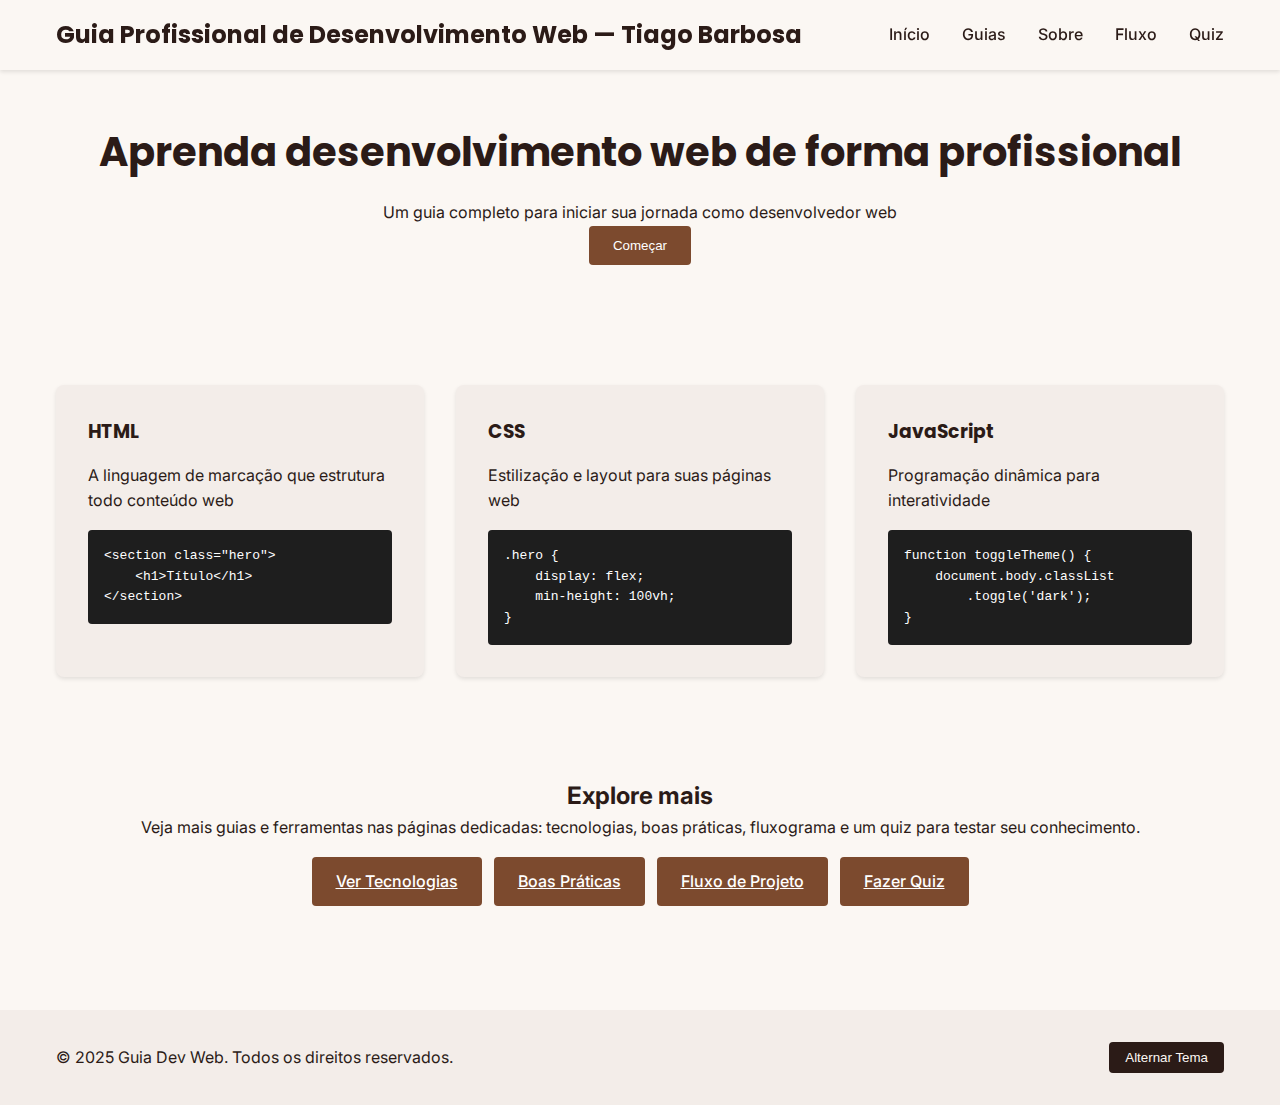
<file: index.html>
<!DOCTYPE html>
<html lang="pt-BR">
<head>
    <meta charset="UTF-8">
    <meta name="viewport" content="width=device-width, initial-scale=1.0">
    <title>Guia Profissional de Desenvolvimento Web</title>
    <link rel="stylesheet" href="css/styles.css">
    <link href="https://fonts.googleapis.com/css2?family=Poppins:wght@400;600&family=Inter:wght@400;500&display=swap" rel="stylesheet">
</head>
<body>
    <header class="header">
        <div class="container">
            <h1>Guia Profissional de Desenvolvimento Web — Tiago Barbosa</h1>
            <button class="menu-toggle" aria-label="Abrir menu">
                <span></span>
                <span></span>
                <span></span>
            </button>
            <nav class="nav">
                <ul>
                    <li><a href="#inicio">Início</a></li>
                    <li><a href="#guias">Guias</a></li>
                    <li><a href="#sobre">Sobre</a></li>
                    <li><a href="fluxo.html">Fluxo</a></li>
                    <li><a href="quiz.html">Quiz</a></li>
                </ul>
            </nav>
        </div>
    </header>

    <main>
        <section class="hero">
            <div class="container">
                <h2>Aprenda desenvolvimento web de forma profissional</h2>
                <p>Um guia completo para iniciar sua jornada como desenvolvedor web</p>
                <button class="btn-primary">Começar</button>
            </div>
        </section>

        <section class="cards" id="guias">
            <div class="container">
                <div class="card">
                    <h3>HTML</h3>
                    <p>A linguagem de marcação que estrutura todo conteúdo web</p>
                    <pre><code>&lt;section class="hero"&gt;
    &lt;h1&gt;Título&lt;/h1&gt;
&lt;/section&gt;</code></pre>
                </div>
                
                <div class="card">
                    <h3>CSS</h3>
                    <p>Estilização e layout para suas páginas web</p>
                    <pre><code>.hero {
    display: flex;
    min-height: 100vh;
}</code></pre>
                </div>

                <div class="card">
                    <h3>JavaScript</h3>
                    <p>Programação dinâmica para interatividade</p>
                    <pre><code>function toggleTheme() {
    document.body.classList
        .toggle('dark');
}</code></pre>
                </div>
            </div>
        </section>
        
        <section class="highlights container">
            <h2>Explore mais</h2>
            <p>Veja mais guias e ferramentas nas páginas dedicadas: tecnologias, boas práticas, fluxograma e um quiz para testar seu conhecimento.</p>
            <div class="cta-row">
                <a class="btn-primary" href="tecnologias.html">Ver Tecnologias</a>
                <a class="btn-primary" href="boas-praticas.html">Boas Práticas</a>
                <a class="btn-primary" href="fluxo.html">Fluxo de Projeto</a>
                <a class="btn-primary" href="quiz.html">Fazer Quiz</a>
            </div>
        </section>
    </main>

    <footer>
        <div class="container">
            <p>&copy; 2025 Guia Dev Web. Todos os direitos reservados.</p>
            <div class="theme-switch">
                <button id="themeToggle">Alternar Tema</button>
            </div>
        </div>
    </footer>

    <script src="js/app.js"></script>
</body>
</html>
</file>
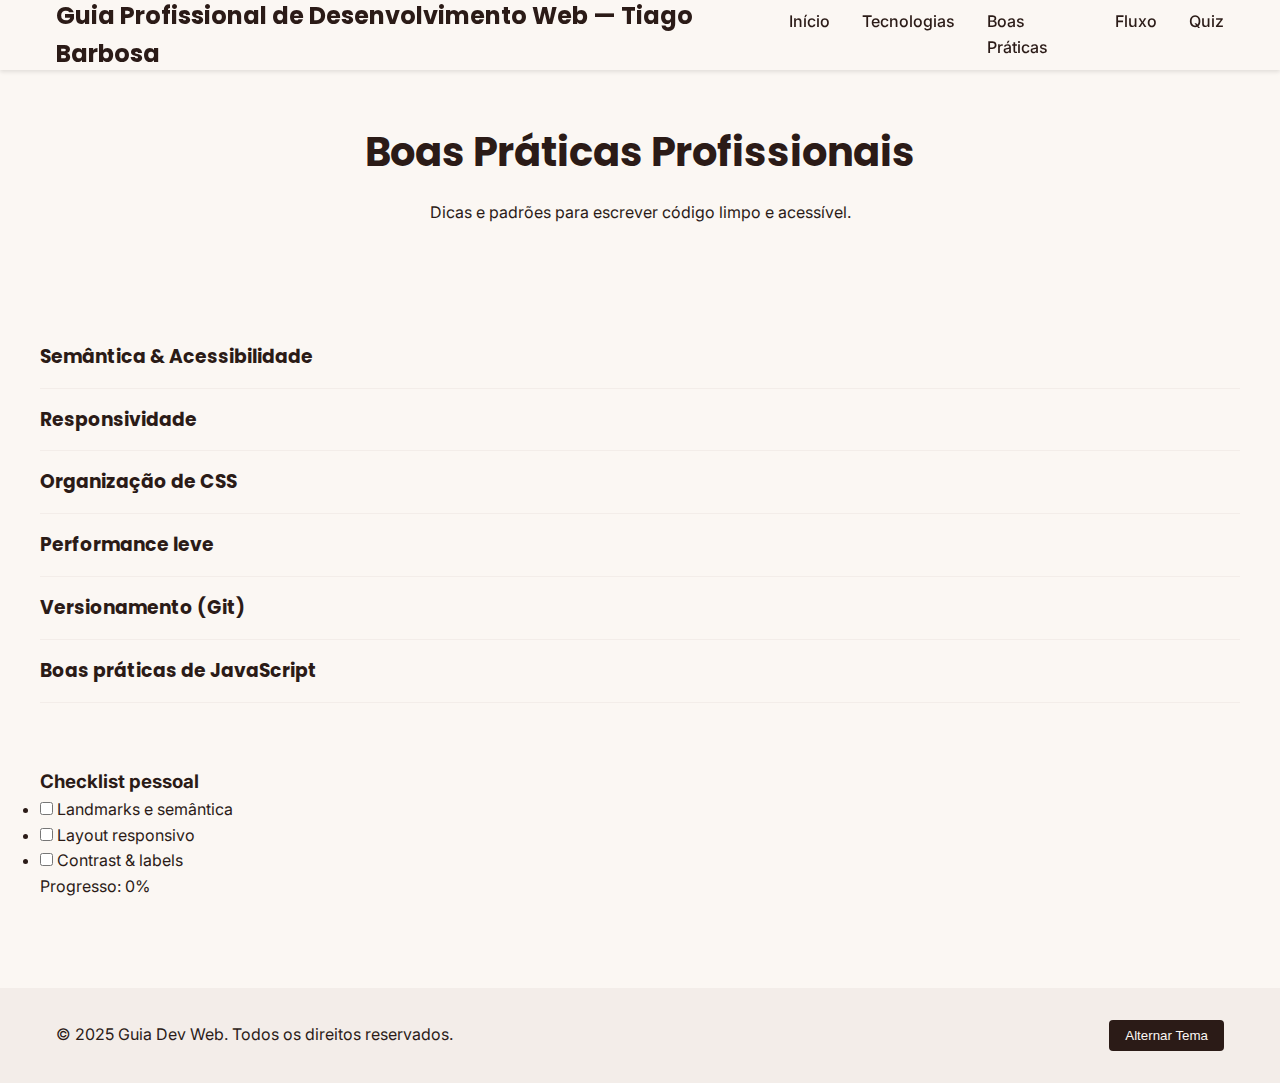
<file: boas-praticas.html>
<!DOCTYPE html>
<html lang="pt-BR">
<head>
    <meta charset="UTF-8">
    <meta name="viewport" content="width=device-width, initial-scale=1.0">
    <title>Boas Práticas — Guia Profissional de Desenvolvimento Web</title>
    <link rel="stylesheet" href="css/styles.css">
    <link href="https://fonts.googleapis.com/css2?family=Poppins:wght@400;600&family=Inter:wght@400;500&display=swap" rel="stylesheet">
</head>
<body>
    <header class="header">
        <div class="container">
            <h1>Guia Profissional de Desenvolvimento Web — Tiago Barbosa</h1>
            <button class="menu-toggle" aria-label="Abrir menu">
                <span></span>
                <span></span>
                <span></span>
            </button>
            <nav class="nav">
                <ul>
                    <li><a href="index.html">Início</a></li>
                    <li><a href="tecnologias.html">Tecnologias</a></li>
                    <li><a href="boas-praticas.html">Boas Práticas</a></li>
                    <li><a href="fluxo.html">Fluxo</a></li>
                    <li><a href="quiz.html">Quiz</a></li>
                </ul>
            </nav>
        </div>
    </header>

    <main>
        <section class="hero">
            <div class="container">
                <h2>Boas Práticas Profissionais</h2>
                <p>Dicas e padrões para escrever código limpo e acessível.</p>
            </div>
        </section>

        <section class="accordion container" id="practices">
            <article class="accordion-item">
                <h3 class="accordion-title">Semântica & Acessibilidade</h3>
                <div class="accordion-body">
                    <ul>
                        <li>Use landmarks (header, nav, main, footer) para orientar leitores de tela.</li>
                        <li>Forneça alt descritivo em imagens que transmitam informação.</li>
                        <li>Use labels associados a inputs e roles quando necessário.</li>
                        <li>Garanta foco visível e ordem de tabulação coerente.</li>
                    </ul>
                    <pre><code>&lt;header&gt;
  &lt;nav&gt;&lt;ul&gt;&lt;li&gt;&lt;a href="#"&gt;Início&lt;/a&gt;&lt;/li&gt;&lt;/ul&gt;&lt;/nav&gt;
&lt;/header&gt;
&lt;main&gt;
  &lt;article&gt;&lt;h1&gt;Título&lt;/h1&gt;&lt;/article&gt;
&lt;/main&gt;</code></pre>
                </div>
            </article>

            <article class="accordion-item">
                <h3 class="accordion-title">Responsividade</h3>
                <div class="accordion-body">
                    <ul>
                        <li>Adote mobile-first: escreva estilos base para mobile e aumente para telas maiores.</li>
                        <li>Use Flexbox e Grid para layouts adaptáveis.</li>
                        <li>Prefira unidades relativas (rem, %) e imagens responsivas (max-width:100%).</li>
                    </ul>
                    <pre><code>/* mobile-first */
.grid { display: grid; grid-template-columns: 1fr }
@media (min-width: 768px) { .grid { grid-template-columns: 1fr 1fr } }</code></pre>
                </div>
            </article>

            <article class="accordion-item">
                <h3 class="accordion-title">Organização de CSS</h3>
                <div class="accordion-body">
                    <ul>
                        <li>Use convenção (ex: BEM) para previsibilidade.</li>
                        <li>Extraia variáveis CSS para cores, espaçamentos e tipografia.</li>
                        <li>Separe componentes em blocos e evite seletores muito específicos.</li>
                    </ul>
                    <pre><code>/* Exemplo BEM */
.card { }
.card__title { font-weight: 600 }
.card--highlight { border-color: var(--primary) }</code></pre>
                </div>
            </article>

            <article class="accordion-item">
                <h3 class="accordion-title">Performance leve</h3>
                <div class="accordion-body">
                    <ul>
                        <li>Otimize imagens (WebP, compressão) e use width/height para evitar reflow.</li>
                        <li>Lazy-load de imagens abaixo da dobra.</li>
                        <li>Evite executar scripts pesados no carregamento inicial.</li>
                    </ul>
                    <pre><code>&lt;img src="foto.webp" loading="lazy" alt="Descrição" width="800" height="600"&gt;</code></pre>
                </div>
            </article>

            <article class="accordion-item">
                <h3 class="accordion-title">Versionamento (Git)</h3>
                <div class="accordion-body">
                    <ul>
                        <li>Commits pequenos e com mensagens descritivas (feat:, fix:, docs:).</li>
                        <li>Use branches para features e pull requests para revisão.</li>
                        <li>Inclua .gitignore e não comite credenciais.</li>
                    </ul>
                    <pre><code>git checkout -b feat/filtro-tecnologias
git add .
git commit -m "feat: filtro por categoria com botões"</code></pre>
                </div>
            </article>

            <article class="accordion-item">
                <h3 class="accordion-title">Boas práticas de JavaScript</h3>
                <div class="accordion-body">
                    <ul>
                        <li>Prefira funções puras e evite efeitos colaterais quando possível.</li>
                        <li>Nomes claros para funções e variáveis; trate erros com try/catch.</li>
                        <li>Modularize código e documente responsabilidades dos módulos.</li>
                    </ul>
                    <pre><code>function soma(a,b) { return a + b } // função pura</code></pre>
                </div>
            </article>
        </section>

        <section class="checklist container">
            <h3>Checklist pessoal</h3>
            <ul id="personalChecklist">
                <li><label><input type="checkbox" data-key="landmarks"> Landmarks e semântica</label></li>
                <li><label><input type="checkbox" data-key="responsive"> Layout responsivo</label></li>
                <li><label><input type="checkbox" data-key="accessibility"> Contrast & labels</label></li>
            </ul>
            <div>Progresso: <span id="checkProgress">0%</span></div>
        </section>
    </main>

    <footer>
        <div class="container">
            <p>&copy; 2025 Guia Dev Web. Todos os direitos reservados.</p>
            <div class="theme-switch">
                <button id="themeToggle">Alternar Tema</button>
            </div>
        </div>
    </footer>

    <script src="js/app.js"></script>
</body>
</html>
</file>
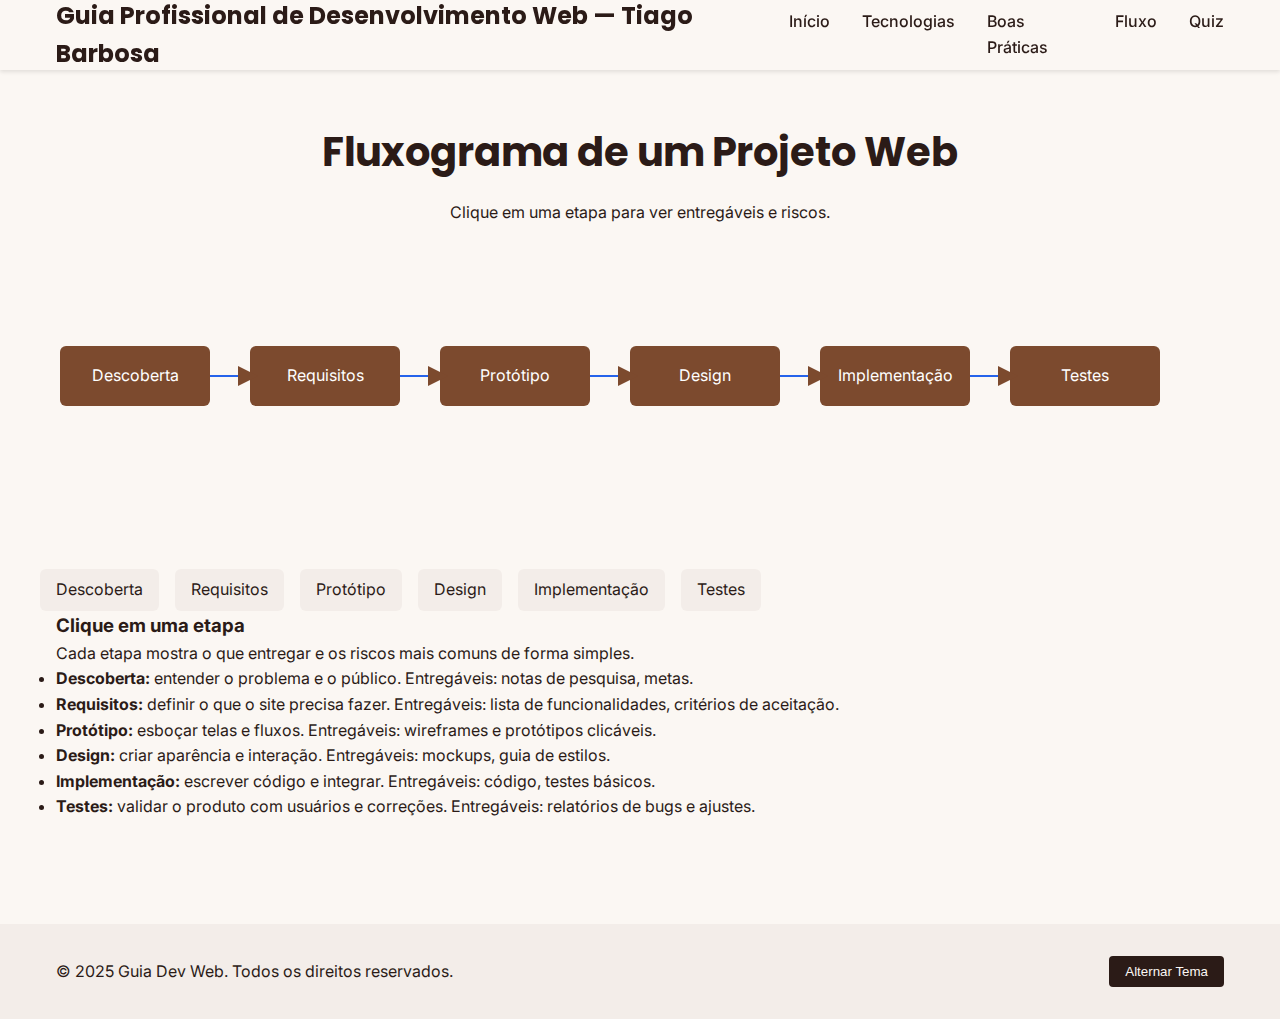
<file: fluxo.html>
<!DOCTYPE html>
<html lang="pt-BR">
<head>
    <meta charset="UTF-8">
    <meta name="viewport" content="width=device-width, initial-scale=1.0">
    <title>Fluxo de Projeto — Guia Profissional de Desenvolvimento Web</title>
    <link rel="stylesheet" href="css/styles.css">
    <link href="https://fonts.googleapis.com/css2?family=Poppins:wght@400;600&family=Inter:wght@400;500&display=swap" rel="stylesheet">
</head>
<body>
    <header class="header">
        <div class="container">
            <h1>Guia Profissional de Desenvolvimento Web — Tiago Barbosa</h1>
            <button class="menu-toggle" aria-label="Abrir menu">
                <span></span>
                <span></span>
                <span></span>
            </button>
            <nav class="nav">
                <ul>
                    <li><a href="index.html">Início</a></li>
                    <li><a href="tecnologias.html">Tecnologias</a></li>
                    <li><a href="boas-praticas.html">Boas Práticas</a></li>
                    <li><a href="fluxo.html">Fluxo</a></li>
                    <li><a href="quiz.html">Quiz</a></li>
                </ul>
            </nav>
        </div>
    </header>

    <main>
        <section class="hero">
            <div class="container">
                <h2>Fluxograma de um Projeto Web</h2>
                <p>Clique em uma etapa para ver entregáveis e riscos.</p>
            </div>
        </section>

        <section class="flow container">
            <svg width="100%" height="220" viewBox="0 0 1200 220" role="img" aria-label="Fluxograma">
                <defs>
                    <marker id="arrow" markerWidth="10" markerHeight="10" refX="6" refY="5" orient="auto">
                        <path d="M0,0 L10,5 L0,10 z" style="fill:var(--primary)" />
                    </marker>
                </defs>
                <!-- Boxes -->
                <rect x="20" y="20" width="150" height="60" rx="6" class="flow-box" data-step="Descoberta"></rect>
                <text x="95" y="55" text-anchor="middle" fill="#fff">Descoberta</text>

                <rect x="210" y="20" width="150" height="60" rx="6" class="flow-box" data-step="Requisitos"></rect>
                <text x="285" y="55" text-anchor="middle" fill="#fff">Requisitos</text>

                <line x1="170" y1="50" x2="210" y2="50" stroke="#2563eb" stroke-width="2" marker-end="url(#arrow)" />

                <rect x="400" y="20" width="150" height="60" rx="6" class="flow-box" data-step="Protótipo"></rect>
                <text x="475" y="55" text-anchor="middle" fill="#fff">Protótipo</text>

                <line x1="360" y1="50" x2="400" y2="50" stroke="#2563eb" stroke-width="2" marker-end="url(#arrow)" />

                <rect x="590" y="20" width="150" height="60" rx="6" class="flow-box" data-step="Design"></rect>
                <text x="665" y="55" text-anchor="middle" fill="#fff">Design</text>

                <line x1="550" y1="50" x2="590" y2="50" stroke="#2563eb" stroke-width="2" marker-end="url(#arrow)" />

                <rect x="780" y="20" width="150" height="60" rx="6" class="flow-box" data-step="Implementação"></rect>
                <text x="855" y="55" text-anchor="middle" fill="#fff">Implementação</text>

                <line x1="740" y1="50" x2="780" y2="50" stroke="#2563eb" stroke-width="2" marker-end="url(#arrow)" />

                <rect x="970" y="20" width="150" height="60" rx="6" class="flow-box" data-step="Testes"></rect>
                <text x="1045" y="55" text-anchor="middle" fill="#fff">Testes</text>

                <line x1="930" y1="50" x2="970" y2="50" stroke="#2563eb" stroke-width="2" marker-end="url(#arrow)" />
            </svg>

            <div class="timeline">
                <div class="timeline-step" data-step="Descoberta">Descoberta</div>
                <div class="timeline-step" data-step="Requisitos">Requisitos</div>
                <div class="timeline-step" data-step="Protótipo">Protótipo</div>
                <div class="timeline-step" data-step="Design">Design</div>
                <div class="timeline-step" data-step="Implementação">Implementação</div>
                <div class="timeline-step" data-step="Testes">Testes</div>
            </div>

            <div id="flowTooltip" class="tooltip" role="status" aria-hidden="true"></div>
            <div class="flow-details container" aria-live="polite">
                <h3 id="flowTitle">Clique em uma etapa</h3>
                <p id="flowDesc">Cada etapa mostra o que entregar e os riscos mais comuns de forma simples.</p>
                <ul>
                    <li><strong>Descoberta:</strong> entender o problema e o público. Entregáveis: notas de pesquisa, metas.
                    <li><strong>Requisitos:</strong> definir o que o site precisa fazer. Entregáveis: lista de funcionalidades, critérios de aceitação.
                    <li><strong>Protótipo:</strong> esboçar telas e fluxos. Entregáveis: wireframes e protótipos clicáveis.
                    <li><strong>Design:</strong> criar aparência e interação. Entregáveis: mockups, guia de estilos.
                    <li><strong>Implementação:</strong> escrever código e integrar. Entregáveis: código, testes básicos.
                    <li><strong>Testes:</strong> validar o produto com usuários e correções. Entregáveis: relatórios de bugs e ajustes.
                </ul>
            </div>
        </section>
    </main>

    <footer>
        <div class="container">
            <p>&copy; 2025 Guia Dev Web. Todos os direitos reservados.</p>
            <div class="theme-switch">
                <button id="themeToggle">Alternar Tema</button>
            </div>
        </div>
    </footer>

    <script src="js/app.js"></script>
</body>
</html>
</file>
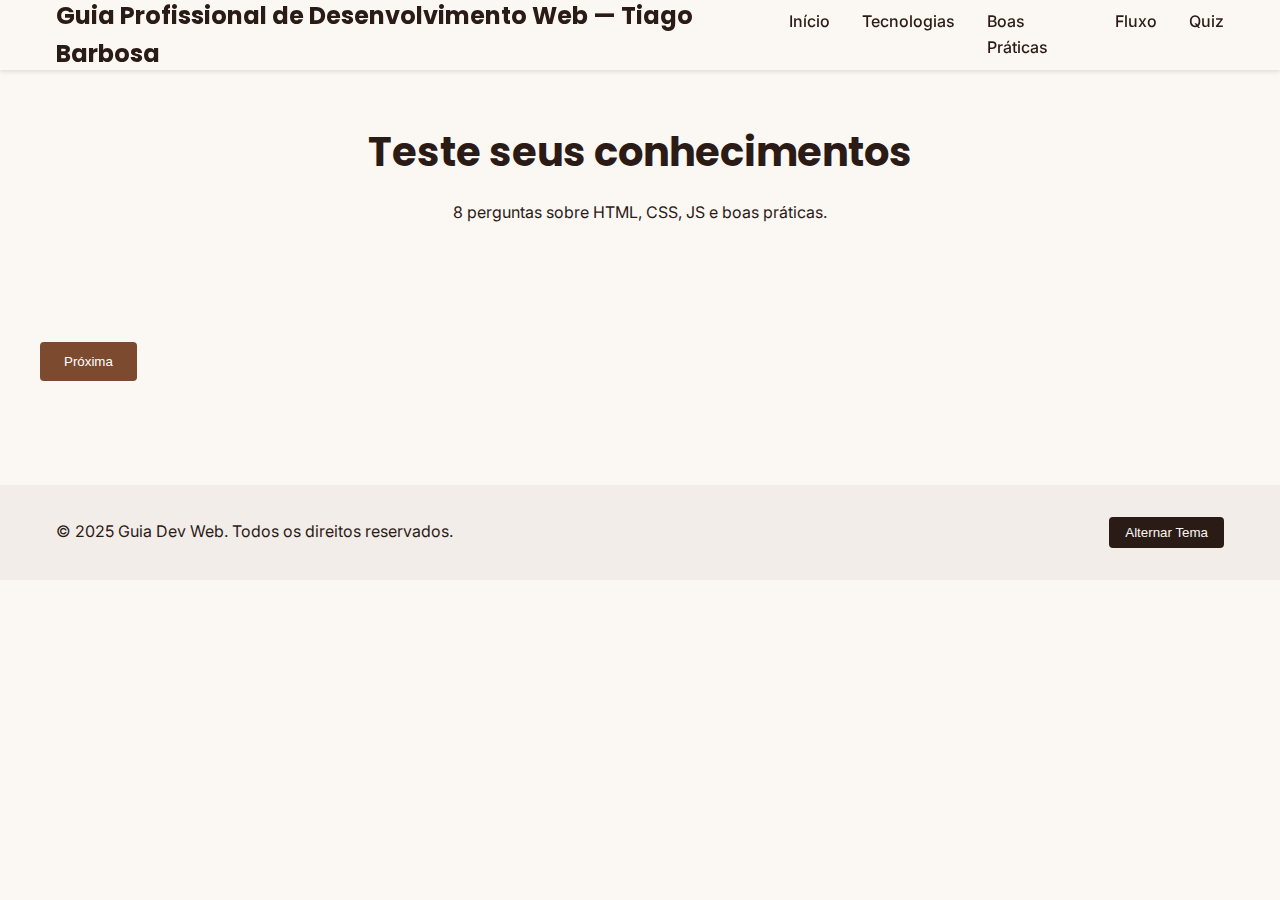
<file: quiz.html>
<!DOCTYPE html>
<html lang="pt-BR">
<head>
    <meta charset="UTF-8">
    <meta name="viewport" content="width=device-width, initial-scale=1.0">
    <title>Quiz — Guia Profissional de Desenvolvimento Web</title>
    <link rel="stylesheet" href="css/styles.css">
    <link href="https://fonts.googleapis.com/css2?family=Poppins:wght@400;600&family=Inter:wght@400;500&display=swap" rel="stylesheet">
</head>
<body>
    <header class="header">
        <div class="container">
            <h1>Guia Profissional de Desenvolvimento Web — Tiago Barbosa</h1>
            <button class="menu-toggle" aria-label="Abrir menu">
                <span></span>
                <span></span>
                <span></span>
            </button>
            <nav class="nav">
                <ul>
                    <li><a href="index.html">Início</a></li>
                    <li><a href="tecnologias.html">Tecnologias</a></li>
                    <li><a href="boas-praticas.html">Boas Práticas</a></li>
                    <li><a href="fluxo.html">Fluxo</a></li>
                    <li><a href="quiz.html">Quiz</a></li>
                </ul>
            </nav>
        </div>
    </header>

    <main>
        <section class="hero">
            <div class="container">
                <h2>Teste seus conhecimentos</h2>
                <p>8 perguntas sobre HTML, CSS, JS e boas práticas.</p>
            </div>
        </section>

        <section class="quiz container" id="quizApp">
            <div id="questionBox"></div>
            <div id="answersBox"></div>
            <button id="nextBtn" class="btn-primary">Próxima</button>
            <div id="result" aria-live="polite"></div>
        </section>
    </main>

    <footer>
        <div class="container">
            <p>&copy; 2025 Guia Dev Web. Todos os direitos reservados.</p>
            <div class="theme-switch">
                <button id="themeToggle">Alternar Tema</button>
            </div>
        </div>
    </footer>

    <script src="js/app.js"></script>
</body>
</html>
</file>
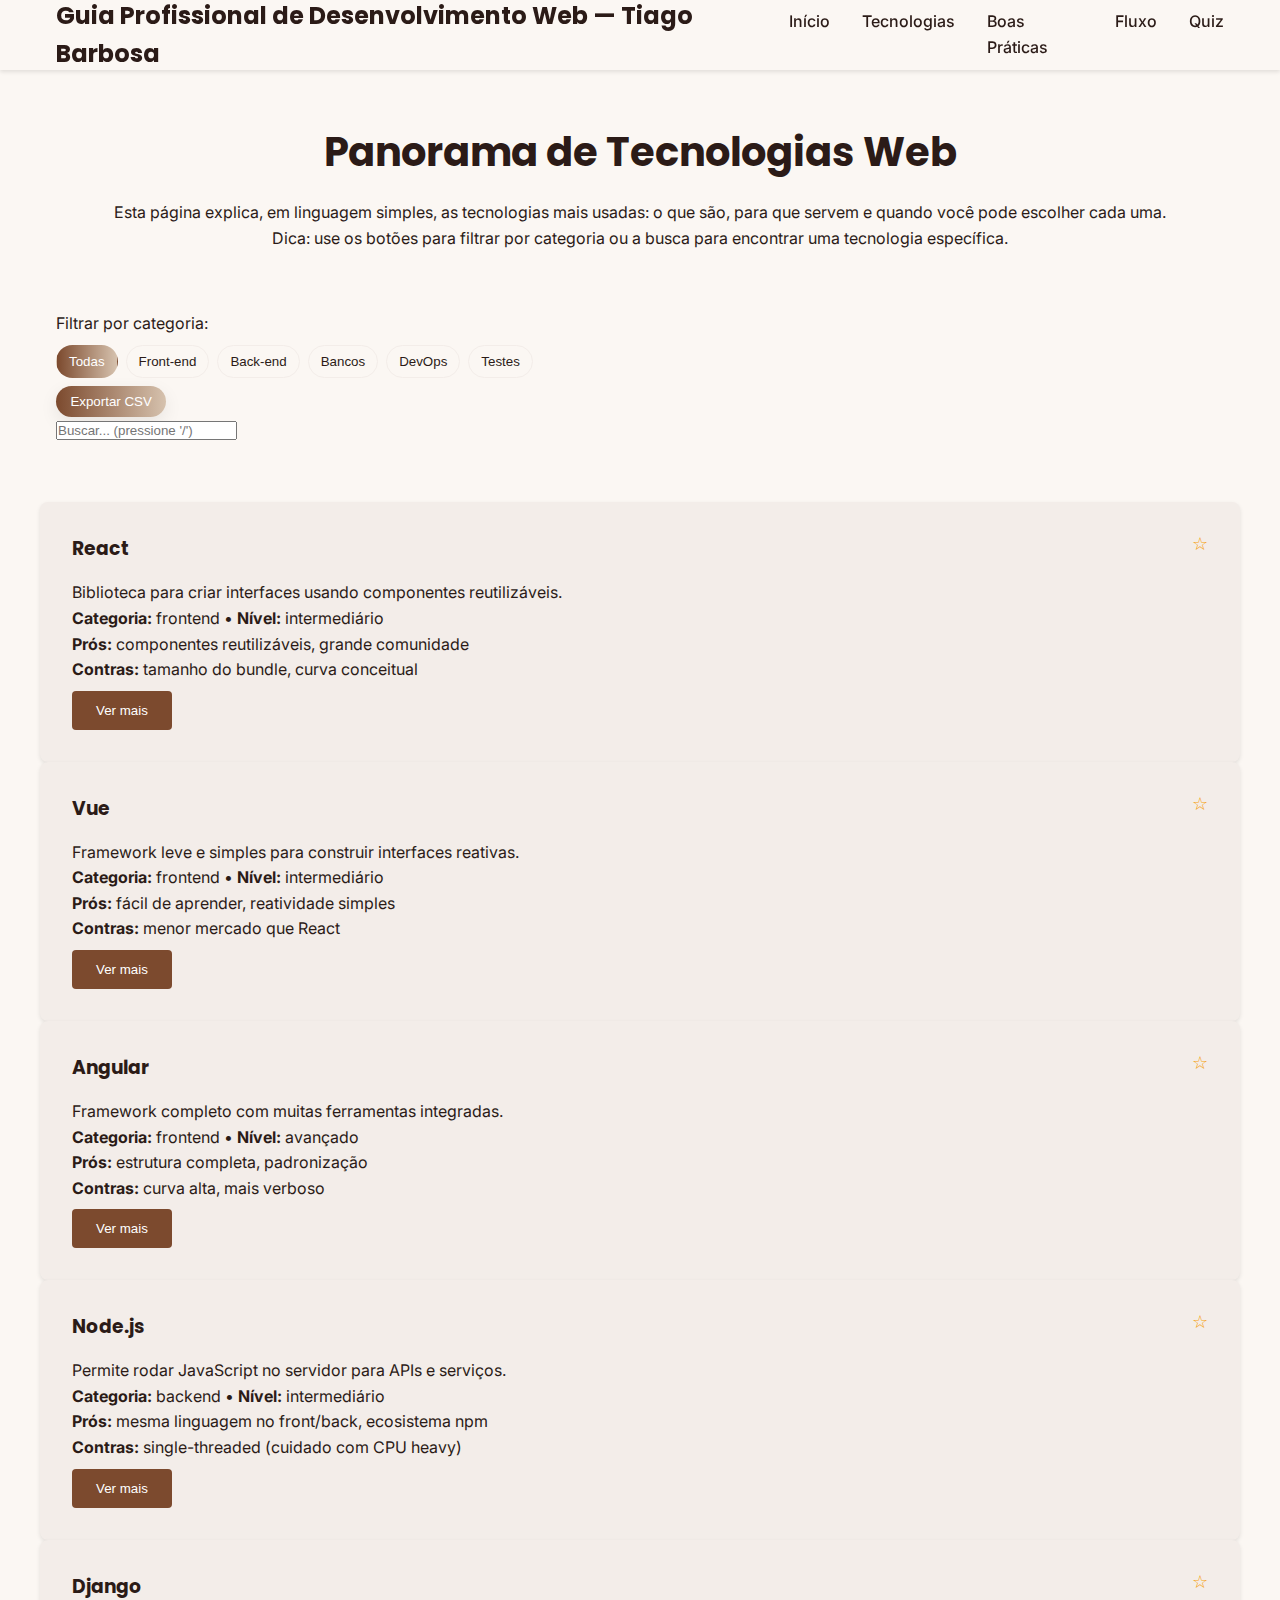
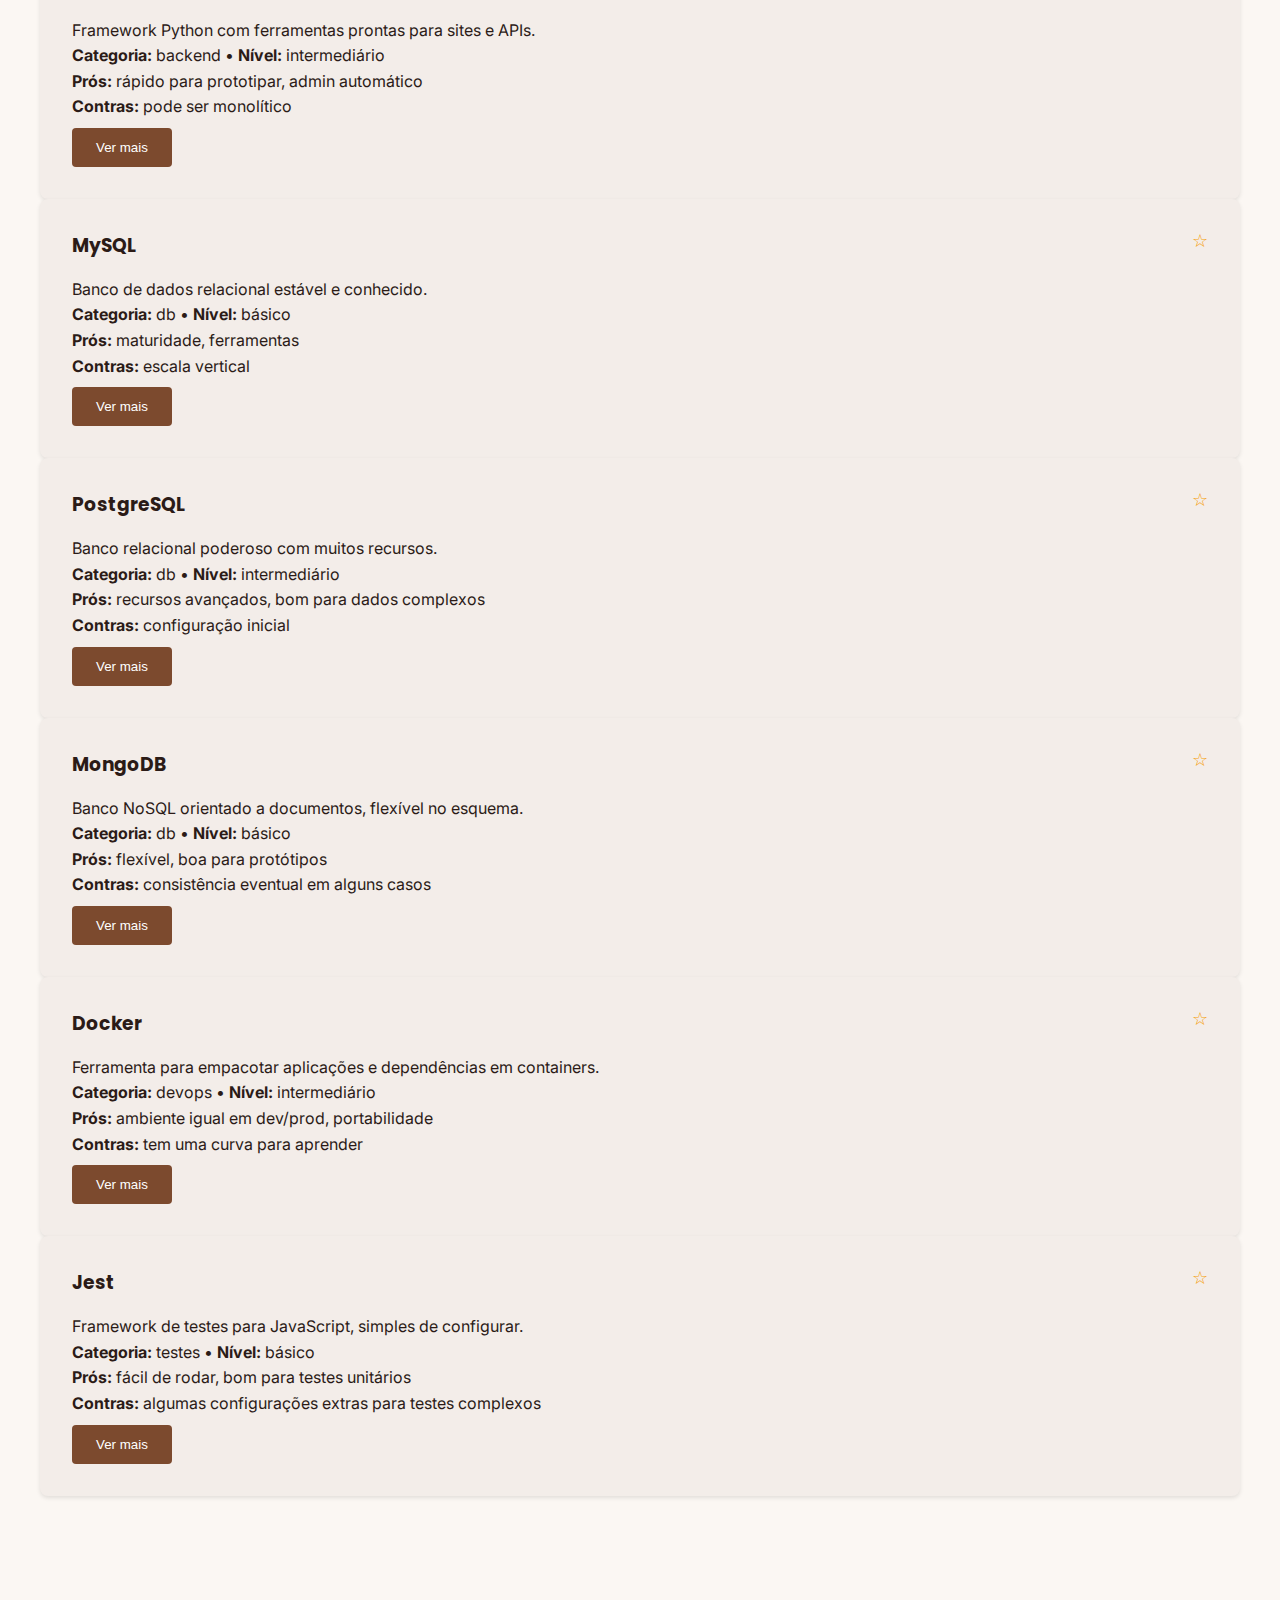
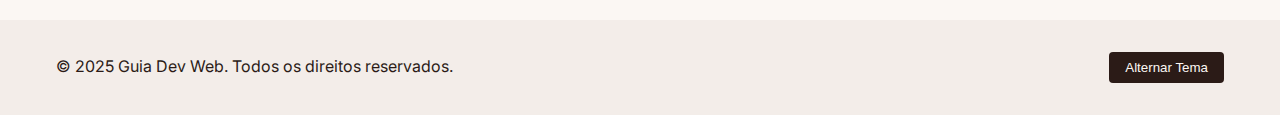
<file: tecnologias.html>
<!DOCTYPE html>
<html lang="pt-BR">
<head>
    <meta charset="UTF-8">
    <meta name="viewport" content="width=device-width, initial-scale=1.0">
    <title>Tecnologias — Guia Profissional de Desenvolvimento Web</title>
    <link rel="stylesheet" href="css/styles.css">
    <link href="https://fonts.googleapis.com/css2?family=Poppins:wght@400;600&family=Inter:wght@400;500&display=swap" rel="stylesheet">
</head>
<body>
    <header class="header">
        <div class="container">
            <h1>Guia Profissional de Desenvolvimento Web — Tiago Barbosa</h1>
            <button class="menu-toggle" aria-label="Abrir menu">
                <span></span>
                <span></span>
                <span></span>
            </button>
            <nav class="nav">
                <ul>
                    <li><a href="index.html">Início</a></li>
                    <li><a href="tecnologias.html">Tecnologias</a></li>
                    <li><a href="boas-praticas.html">Boas Práticas</a></li>
                    <li><a href="fluxo.html">Fluxo</a></li>
                    <li><a href="quiz.html">Quiz</a></li>
                </ul>
            </nav>
        </div>
    </header>

    <main>
        <section class="hero">
            <div class="container">
                <h2>Panorama de Tecnologias Web</h2>
                <p>Esta página explica, em linguagem simples, as tecnologias mais usadas: o que são, para que servem e quando você pode escolher cada uma.</p>
                <p>Dica: use os botões para filtrar por categoria ou a busca para encontrar uma tecnologia específica.</p>
            </div>
        </section>

        <section class="controls container">
            <div class="filters">
                <label>Filtrar por categoria:</label>
                <div class="filter-buttons" role="toolbar" aria-label="Filtro por categoria">
                    <button class="filter-button active" data-filter="all" aria-pressed="true">Todas</button>
                    <button class="filter-button" data-filter="frontend">Front-end</button>
                    <button class="filter-button" data-filter="backend">Back-end</button>
                    <button class="filter-button" data-filter="db">Bancos</button>
                    <button class="filter-button" data-filter="devops">DevOps</button>
                    <button class="filter-button" data-filter="testes">Testes</button>
                </div>
                <button id="exportCsv" class="export-button" aria-label="Exportar tecnologias filtradas">Exportar CSV</button>
            </div>
            <div class="search">
                <label for="techSearch" class="visually-hidden">Buscar tecnologias</label>
                <input id="techSearch" placeholder="Buscar... (pressione '/')" />
            </div>
        </section>

        <section class="cards container" id="techGrid" aria-live="polite">
            <!-- Cards serão renderizados por JS -->
        </section>

        <div id="techModal" class="modal" role="dialog" aria-hidden="true" aria-labelledby="modalTitle">
            <div class="modal-content">
                <button class="modal-close" aria-label="Fechar">×</button>
                <h3 id="modalTitle"></h3>
                <p id="modalBody"></p>
                <ul id="modalList"></ul>
            </div>
        </div>
    </main>

    <footer>
        <div class="container">
            <p>&copy; 2025 Guia Dev Web. Todos os direitos reservados.</p>
            <div class="theme-switch">
                <button id="themeToggle">Alternar Tema</button>
            </div>
        </div>
    </footer>

    <script src="js/app.js"></script>
</body>
</html>
</file>
<file: css/styles.css>
:root {
    /* Cores */
    --primary: #7C4A2E; /* vinho */
    --secondary: #D6C2AE; /* bege claro */
    --background: #FBF7F3; /* bege puro */
    --text: #2B1B17; /* texto escuro */
    --card-bg: #F3EDE9; /* leve contraste */
    
    /* Tipografia */
    --font-heading: 'Poppins', sans-serif;
    --font-body: 'Inter', sans-serif;
}

/* Tema escuro */
body.dark {
    --primary: #2563eb; /* azul */
    --secondary: #3b82f6;
    --background: #0b1220; /* fundo bem escuro */
    --text: #e6eefc; /* texto claro */
    --card-bg: #111827; /* cinza escuro */
}

/* Reset e estilos base */
* {
    margin: 0;
    padding: 0;
    box-sizing: border-box;
}

body {
    font-family: var(--font-body);
    background-color: var(--background);
    color: var(--text);
    line-height: 1.6;
}

.container {
    max-width: 1200px;
    margin: 0 auto;
    padding: 0 1rem;
}

/* Header */
.header {
    position: fixed;
    top: 0;
    left: 0;
    right: 0;
    background: var(--background);
    box-shadow: 0 2px 4px rgba(0,0,0,0.1);
    z-index: 1000;
}

.header .container {
    display: flex;
    justify-content: space-between;
    align-items: center;
    height: 70px;
}

.header h1 {
    font-family: var(--font-heading);
    font-size: 1.5rem;
}

/* Menu Hamburguer */
.menu-toggle {
    display: none;
}

@media (max-width: 768px) {
    .menu-toggle {
        display: block;
        background: none;
        border: none;
        cursor: pointer;
    }

    .menu-toggle span {
        display: block;
        width: 25px;
        height: 3px;
        background: var(--text);
        margin: 5px 0;
        transition: 0.3s;
    }

    .nav {
        position: absolute;
        top: 70px;
        left: 0;
        right: 0;
        background: var(--background);
        padding: 1rem;
        display: none;
    }

    .nav.active {
        display: block;
    }
}

/* Navegação */
.nav ul {
    list-style: none;
    display: flex;
    gap: 2rem;
}

.nav a {
    color: var(--text);
    text-decoration: none;
    font-weight: 500;
}

/* Hero */
.hero {
    padding: 120px 0 60px;
    text-align: center;
}

.hero h2 {
    font-family: var(--font-heading);
    font-size: 2.5rem;
    margin-bottom: 1rem;
}

/* Cards */
.cards {
    padding: 60px 0;
}

.cards .container {
    display: grid;
    grid-template-columns: repeat(auto-fit, minmax(300px, 1fr));
    gap: 2rem;
}

.card {
    background: var(--card-bg);
    padding: 2rem;
    border-radius: 8px;
    box-shadow: 0 2px 4px rgba(0,0,0,0.1);
}

.card h3 {
    font-family: var(--font-heading);
    margin-bottom: 1rem;
}

.card pre {
    background: #1e1e1e;
    color: #fff;
    padding: 1rem;
    border-radius: 4px;
    overflow-x: auto;
    margin-top: 1rem;
}

/* Botões */
.btn-primary {
    background: var(--primary);
    color: white;
    border: none;
    padding: 0.75rem 1.5rem;
    border-radius: 4px;
    font-weight: 500;
    cursor: pointer;
    transition: 0.3s;
}

.btn-primary:hover {
    background: var(--secondary);
}

/* Footer */
footer {
    background: var(--card-bg);
    padding: 2rem 0;
    margin-top: 4rem;
}

footer .container {
    display: flex;
    justify-content: space-between;
    align-items: center;
}

#themeToggle {
    background: var(--text);
    color: var(--background);
    border: none;
    padding: 0.5rem 1rem;
    border-radius: 4px;
    cursor: pointer;
}

/* Acessibilidade */
.visually-hidden {
    position: absolute !important;
    height: 1px; width: 1px;
    overflow: hidden;
    clip: rect(1px, 1px, 1px, 1px);
    white-space: nowrap;
}

/* Highlights / CTAs */
.highlights { padding: 40px 0; text-align: center }
.cta-row { display: flex; gap: .75rem; flex-wrap: wrap; justify-content: center; margin-top: 1rem }

/* Modal */
.modal { display: none; position: fixed; inset: 0; background: rgba(0,0,0,0.4); align-items: center; justify-content: center; }
.modal[aria-hidden="false"] { display: flex }
.modal-content { background: var(--background); color: var(--text); padding: 1.5rem; border-radius: 8px; max-width: 640px; width: 100%; box-shadow: 0 6px 18px rgba(0,0,0,0.2) }
.modal-close { float: right; background: none; border: none; font-size: 1.25rem; cursor: pointer }

/* Accordion */
.accordion { padding: 40px 0 }
.accordion-item { border-bottom: 1px solid var(--card-bg); }
.accordion-title { cursor: pointer; padding: 1rem 0; font-family: var(--font-heading); }
.accordion-body { max-height: 0; overflow: hidden; transition: max-height 0.32s ease; }
.accordion-item.open .accordion-body { max-height: 400px; padding-bottom: 1rem }

/* Checklist */
.checklist { padding: 24px 0 }

/* Flow / timeline */
.flow { padding: 40px 0 }
.flow-box { fill: var(--primary); rx: 6 }
.timeline { display:flex; gap:1rem; margin-top: 1rem; overflow-x:auto }
.timeline-step { padding: .5rem 1rem; background: var(--card-bg); border-radius: 6px }
.tooltip { display:none; position: absolute; background: var(--background); color: var(--text); padding: .5rem; border-radius: 4px; box-shadow: 0 2px 8px rgba(0,0,0,0.15) }
.tooltip.show { display:block }

/* Quiz */
.quiz { padding: 40px 0 }
#questionBox { font-weight:600; margin-bottom:1rem }
#answersBox { display:flex; flex-direction:column; gap:.75rem }

/* Favoritos badge (small) */
.fav { float:right; cursor:pointer }

/* Focus styles visíveis */
a:focus, button:focus, input:focus { outline: 3px solid rgba(37,99,235,0.25); outline-offset:2px }

@media (max-width: 600px) {
    .hero h2 { font-size: 1.6rem }
    .cards .container { grid-template-columns: 1fr }
    .cta-row { flex-direction: column }
}

/* Filter buttons */
.filter-buttons { display:flex; gap: .5rem; flex-wrap:wrap; margin: .5rem 0 }
.filter-button { background: transparent; border: 1px solid var(--card-bg); padding: .5rem .75rem; border-radius: 999px; cursor: pointer; transition: all .18s ease; color: var(--text) }
.filter-button:hover { transform: translateY(-3px); box-shadow: 0 6px 18px rgba(37,99,235,0.08) }
.filter-button.active { background: linear-gradient(90deg, var(--primary), var(--secondary)); color: white; border-color: transparent }

/* Tech card tweaks */
.tech-card { position: relative }
.tech-card .fav { background: none; border: none; font-size: 1.1rem; color: #f59e0b }
.tech-card .detail { margin-top: .5rem }

/* Export button matching filter buttons */
.export-button { padding: .5rem .9rem; border-radius: 999px; border: none; cursor: pointer; background: linear-gradient(90deg,var(--primary),var(--secondary)); color:#fff; box-shadow: 0 6px 18px rgba(0,0,0,0.08); }
.export-button:hover { transform: translateY(-3px) }
</file>
